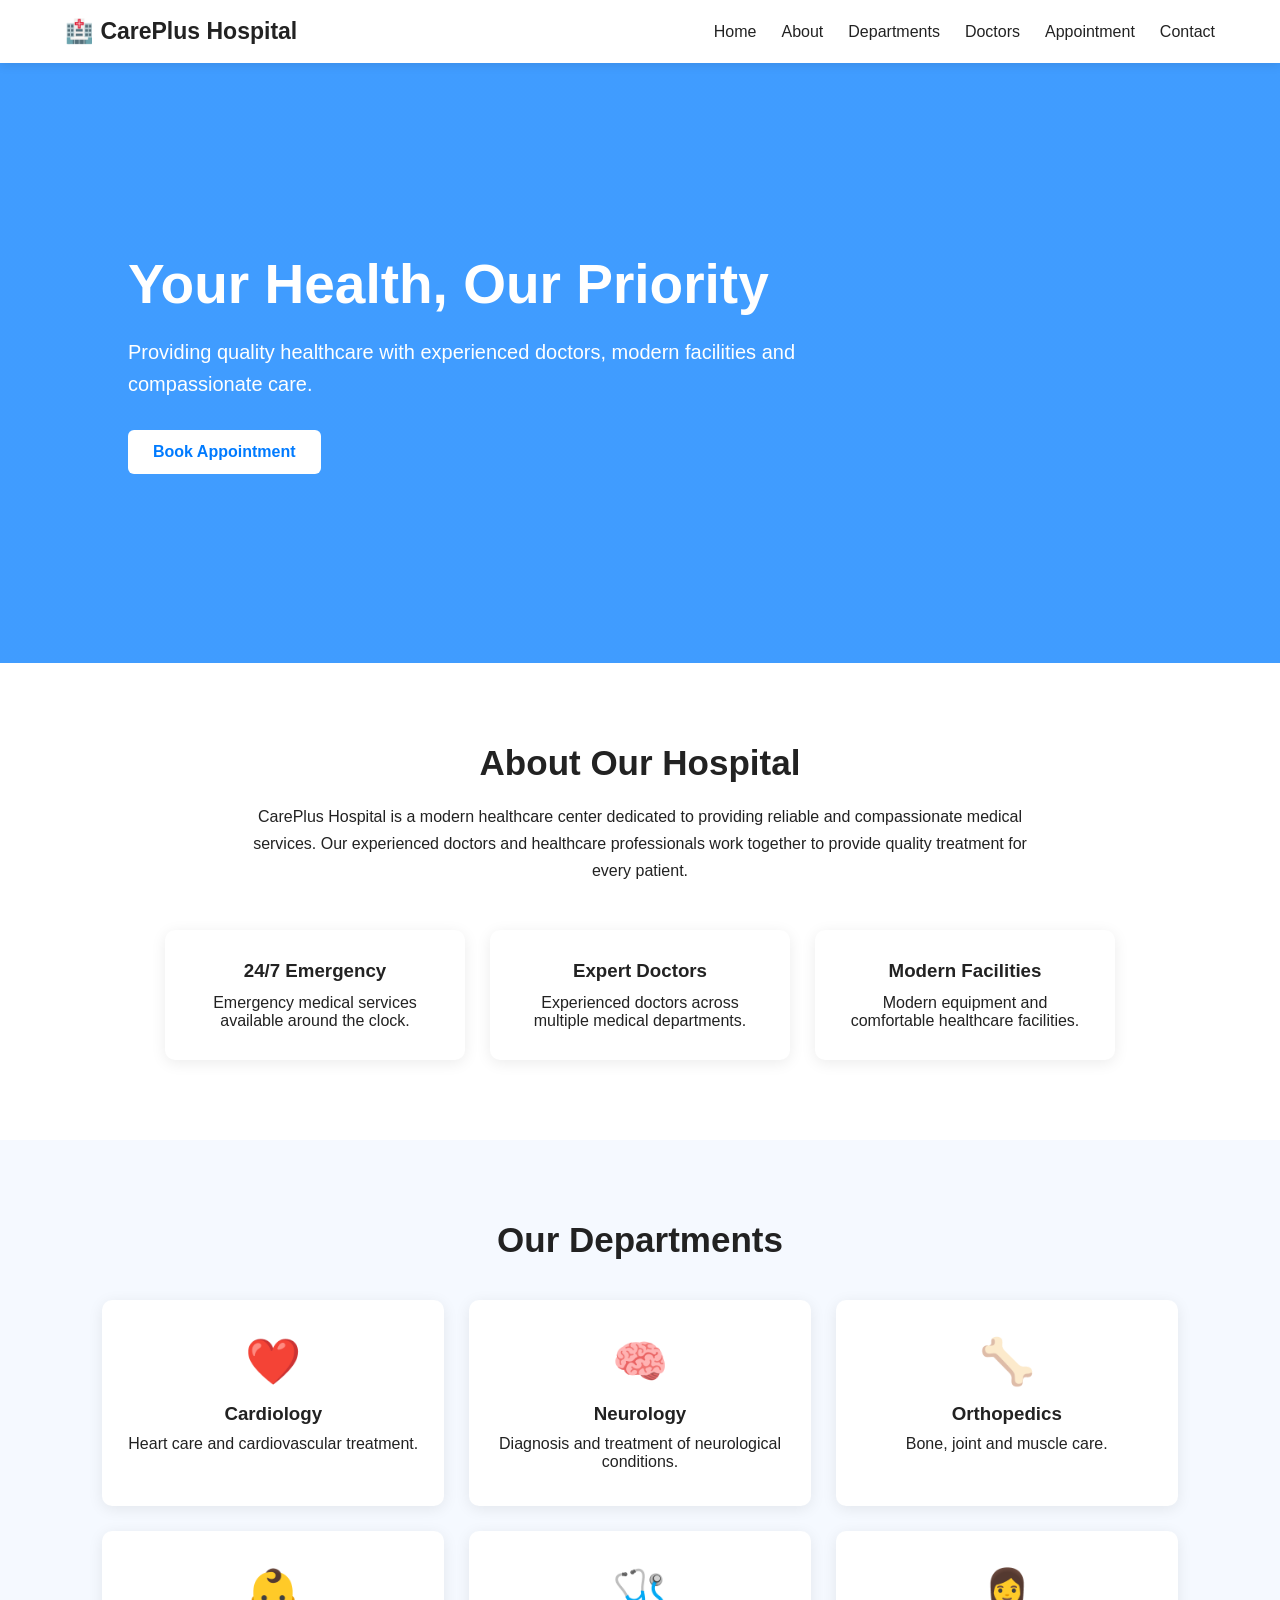
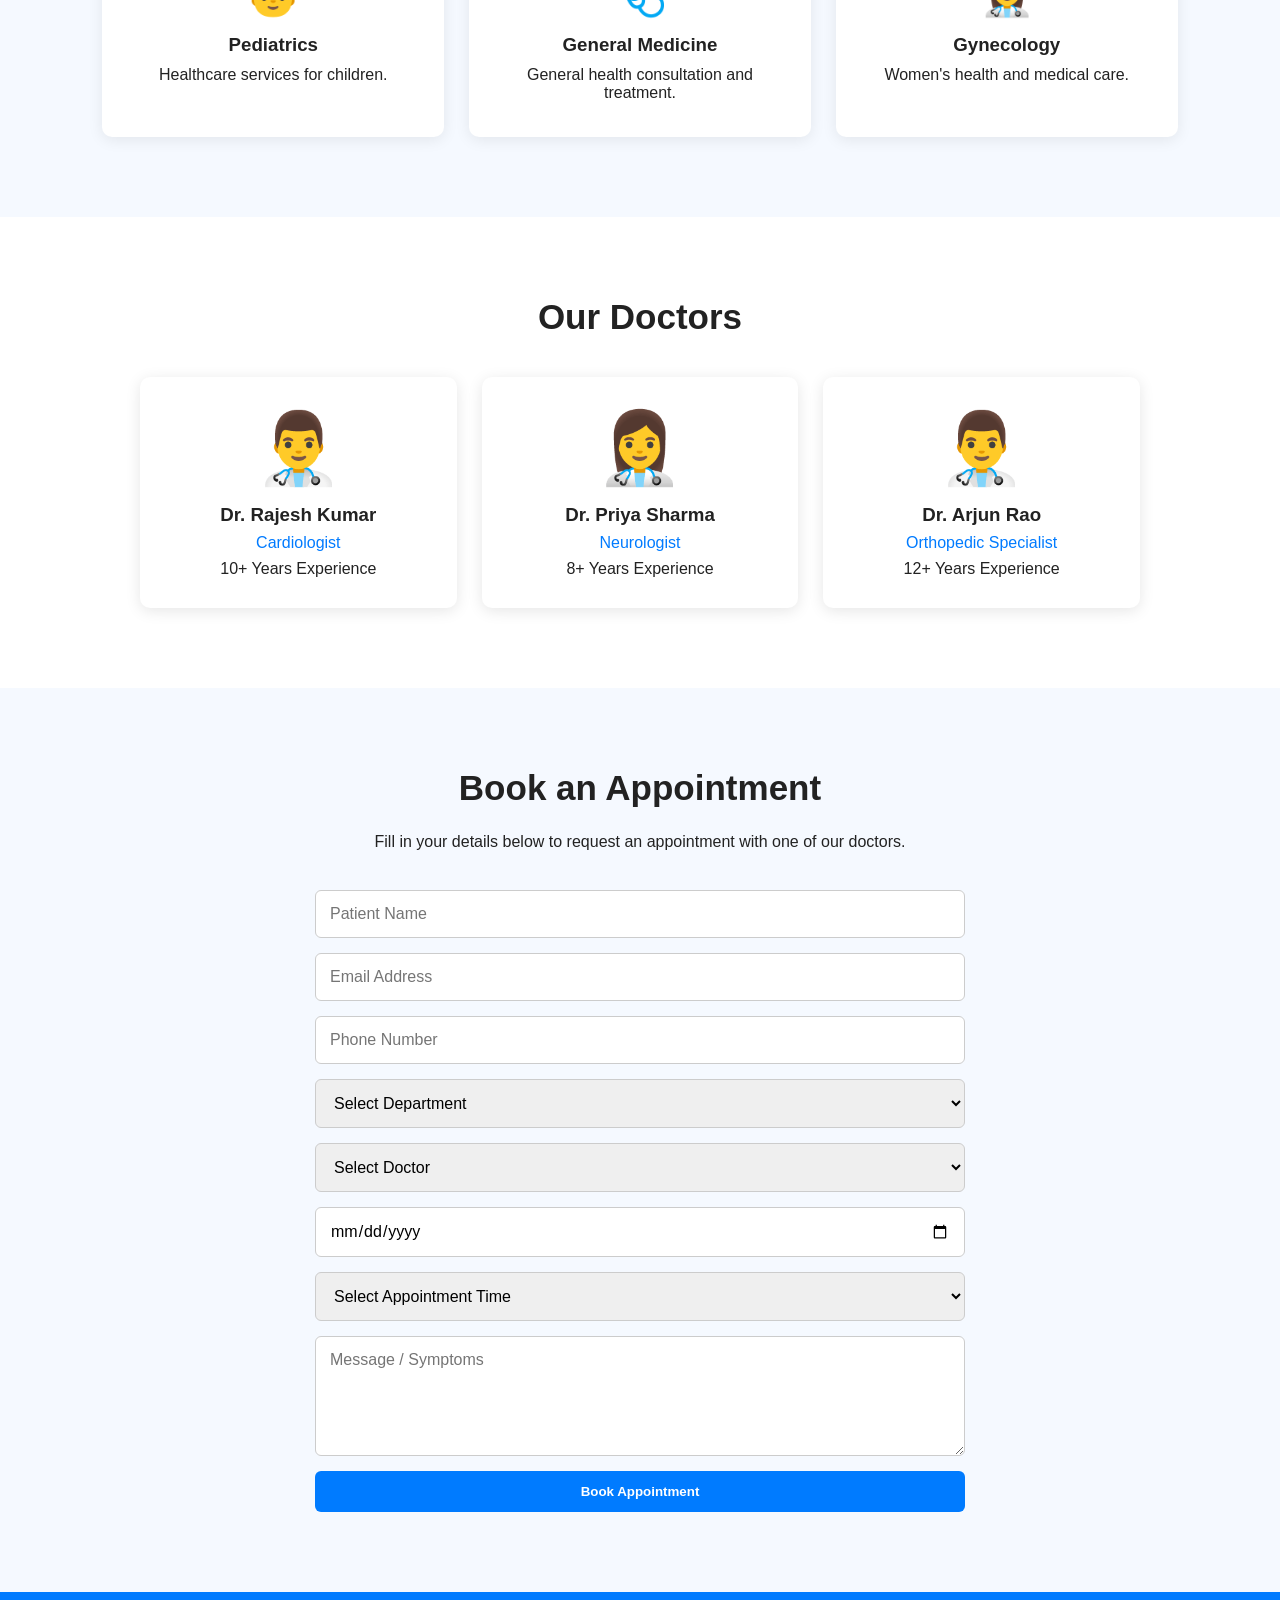
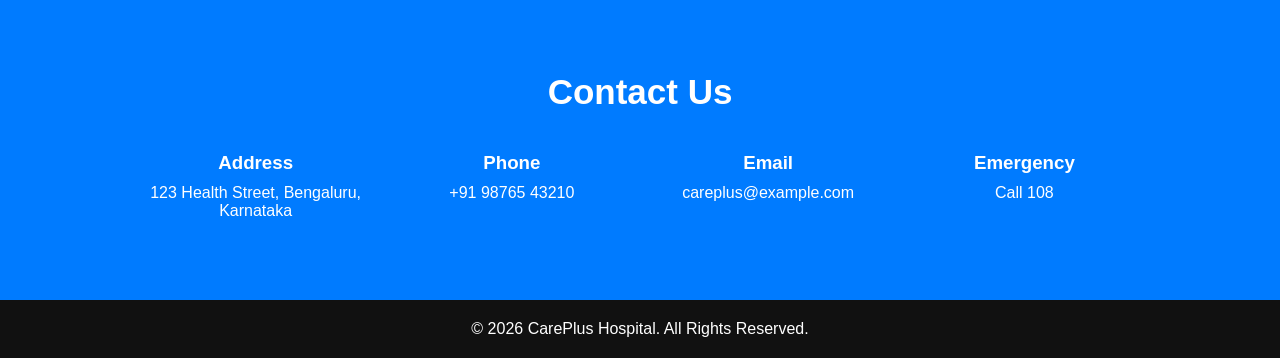
<file: index.html>
<!DOCTYPE html>
<html lang="en">
<head>
    <meta charset="UTF-8">
    <meta name="description"
content="CarePlus Hospital Bengaluru - Quality healthcare, experienced doctors and online appointment booking.">

    <title>CarePlus Hospital Bengaluru</title>

    <link rel="stylesheet" href="style.css">
</head>

<body>

    <!-- Navbar -->
    <header>
        <nav class="navbar">

            <div class="logo">
                🏥 CarePlus Hospital
            </div>

            <ul class="nav-links">
                <li><a href="#home">Home</a></li>
                <li><a href="#about">About</a></li>
                <li><a href="#departments">Departments</a></li>
                <li><a href="#doctors">Doctors</a></li>
                <li><a href="#appointment">Appointment</a></li>
                <li><a href="#contact">Contact</a></li>
            </ul>

            <button class="menu-btn" onclick="toggleMenu()">☰</button>

        </nav>
    </header>


    <!-- Home -->
    <section id="home" class="hero">

        <div class="hero-content">

            <h1>Your Health, Our Priority</h1>

            <p>
                Providing quality healthcare with experienced doctors,
                modern facilities and compassionate care.
            </p>

            <a href="#appointment" class="btn">
                Book Appointment
            </a>

        </div>

    </section>


    <!-- About -->
    <section id="about" class="section">

        <h2>About Our Hospital</h2>

        <p class="section-text">
            CarePlus Hospital is a modern healthcare center dedicated
            to providing reliable and compassionate medical services.
            Our experienced doctors and healthcare professionals work
            together to provide quality treatment for every patient.
        </p>

        <div class="features">

            <div class="feature-card">
                <h3>24/7 Emergency</h3>
                <p>Emergency medical services available around the clock.</p>
            </div>

            <div class="feature-card">
                <h3>Expert Doctors</h3>
                <p>Experienced doctors across multiple medical departments.</p>
            </div>

            <div class="feature-card">
                <h3>Modern Facilities</h3>
                <p>Modern equipment and comfortable healthcare facilities.</p>
            </div>

        </div>

    </section>


    <!-- Departments -->
    <section id="departments" class="section light">

        <h2>Our Departments</h2>

        <div class="cards">

            <div class="card">
                <div class="icon">❤️</div>
                <h3>Cardiology</h3>
                <p>Heart care and cardiovascular treatment.</p>
            </div>

            <div class="card">
                <div class="icon">🧠</div>
                <h3>Neurology</h3>
                <p>Diagnosis and treatment of neurological conditions.</p>
            </div>

            <div class="card">
                <div class="icon">🦴</div>
                <h3>Orthopedics</h3>
                <p>Bone, joint and muscle care.</p>
            </div>

            <div class="card">
                <div class="icon">👶</div>
                <h3>Pediatrics</h3>
                <p>Healthcare services for children.</p>
            </div>

            <div class="card">
                <div class="icon">🩺</div>
                <h3>General Medicine</h3>
                <p>General health consultation and treatment.</p>
            </div>

            <div class="card">
                <div class="icon">👩‍⚕️</div>
                <h3>Gynecology</h3>
                <p>Women's health and medical care.</p>
            </div>

        </div>

    </section>


    <!-- Doctors -->
    <section id="doctors" class="section">

        <h2>Our Doctors</h2>

        <div class="doctor-container">

            <div class="doctor-card">
                <div class="doctor-image">👨‍⚕️</div>
                <h3>Dr. Rajesh Kumar</h3>
                <p>Cardiologist</p>
                <span>10+ Years Experience</span>
            </div>

            <div class="doctor-card">
                <div class="doctor-image">👩‍⚕️</div>
                <h3>Dr. Priya Sharma</h3>
                <p>Neurologist</p>
                <span>8+ Years Experience</span>
            </div>

            <div class="doctor-card">
                <div class="doctor-image">👨‍⚕️</div>
                <h3>Dr. Arjun Rao</h3>
                <p>Orthopedic Specialist</p>
                <span>12+ Years Experience</span>
            </div>

        </div>

    </section>


    <!-- Appointment -->
    <section id="appointment" class="section light">

        <h2>Book an Appointment</h2>

        <p class="section-text">
            Fill in your details below to request an appointment
            with one of our doctors.
        </p>

        <form id="appointmentForm">

            <input
                type="text"
                id="name"
                placeholder="Patient Name"
                required
            >

            <input
                type="email"
                id="email"
                placeholder="Email Address"
                required
            >

            <input
                type="tel"
                id="phone"
                placeholder="Phone Number"
                pattern="[0-9]{10}"
                maxlength="10"
                required
            >

            <select id="department" required>

                <option value="">
                    Select Department
                </option>

                <option value="Cardiology">Cardiology</option>
                <option value="Neurology">Neurology</option>
                <option value="Orthopedics">Orthopedics</option>
                <option value="Pediatrics">Pediatrics</option>
                <option value="General Medicine">General Medicine</option>
                <option value="Gynecology">Gynecology</option>

            </select>


            <select id="doctor" required>

                <option value="">
                    Select Doctor
                </option>

                <option value="Dr. Rajesh Kumar">
                    Dr. Rajesh Kumar - Cardiologist
                </option>

                <option value="Dr. Priya Sharma">
                    Dr. Priya Sharma - Neurologist
                </option>

                <option value="Dr. Arjun Rao">
                    Dr. Arjun Rao - Orthopedic Specialist
                </option>

            </select>


            <input
                type="date"
                id="date"
                required
            >


            <select id="time" required>

                <option value="">
                    Select Appointment Time
                </option>

                <option value="09:00 AM">09:00 AM</option>
                <option value="10:00 AM">10:00 AM</option>
                <option value="11:00 AM">11:00 AM</option>
                <option value="12:00 PM">12:00 PM</option>
                <option value="02:00 PM">02:00 PM</option>
                <option value="03:00 PM">03:00 PM</option>
                <option value="04:00 PM">04:00 PM</option>
                <option value="05:00 PM">05:00 PM</option>

            </select>


            <textarea
                id="message"
                placeholder="Message / Symptoms"
                rows="5"
            ></textarea>


            <button type="submit" class="btn">
                Book Appointment
            </button>

        </form>


        <!-- Confirmation -->
        <div id="confirmation" class="confirmation">

            <h3>✅ Appointment Request Submitted</h3>

            <p id="confirmationText"></p>

            <button onclick="closeConfirmation()" class="close-btn">
                Close
            </button>

        </div>

    </section>


    <!-- Contact -->
    <section id="contact" class="section contact">

        <h2>Contact Us</h2>

        <div class="contact-container">

            <div>
                <h3>Address</h3>
                <p>123 Health Street, Bengaluru, Karnataka</p>
            </div>

            <div>
                <h3>Phone</h3>
                <p>+91 98765 43210</p>
            </div>

            <div>
                <h3>Email</h3>
                <p>careplus@example.com</p>
            </div>

            <div>
                <h3>Emergency</h3>
                <p>Call 108</p>
            </div>

        </div>

    </section>


    <!-- Footer -->
    <footer>

        <p>
            © 2026 CarePlus Hospital. All Rights Reserved.
        </p>

    </footer>


    <script src="script.js"></script>

</body>
</html>
</file>
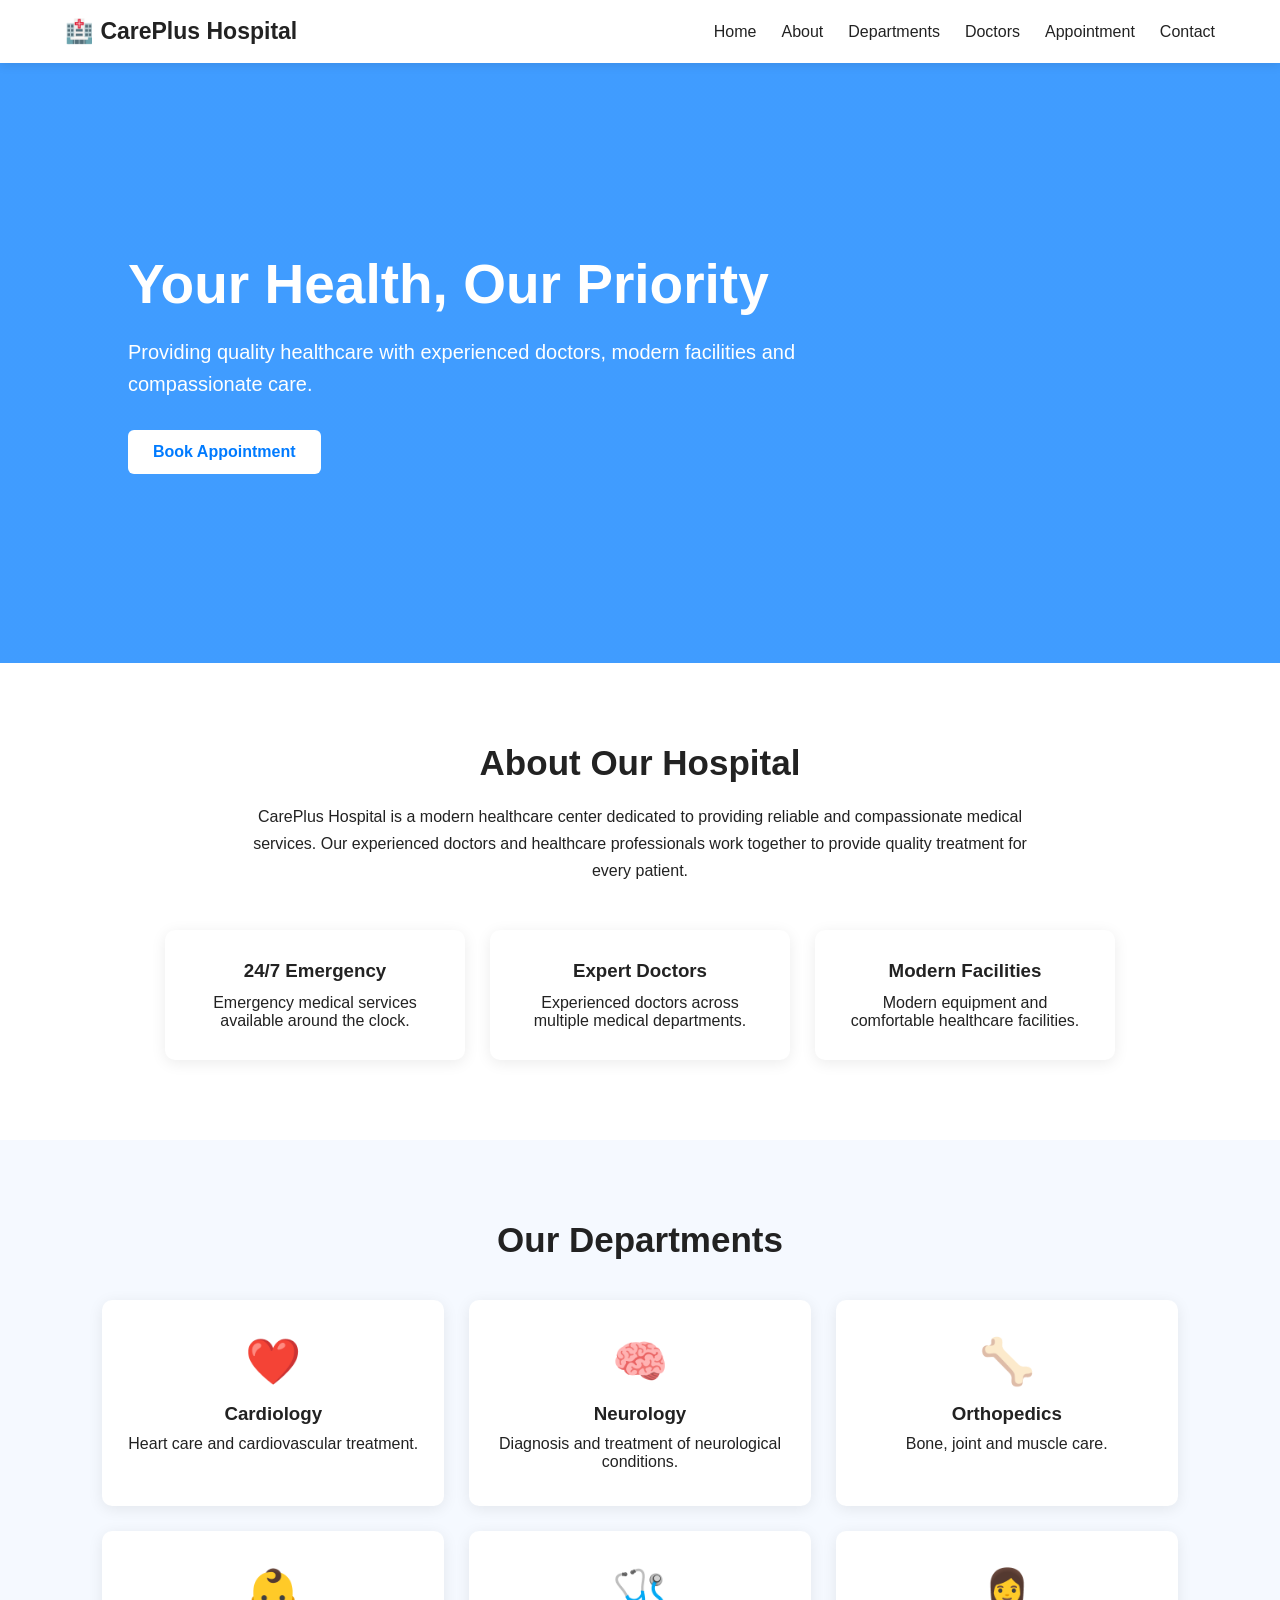
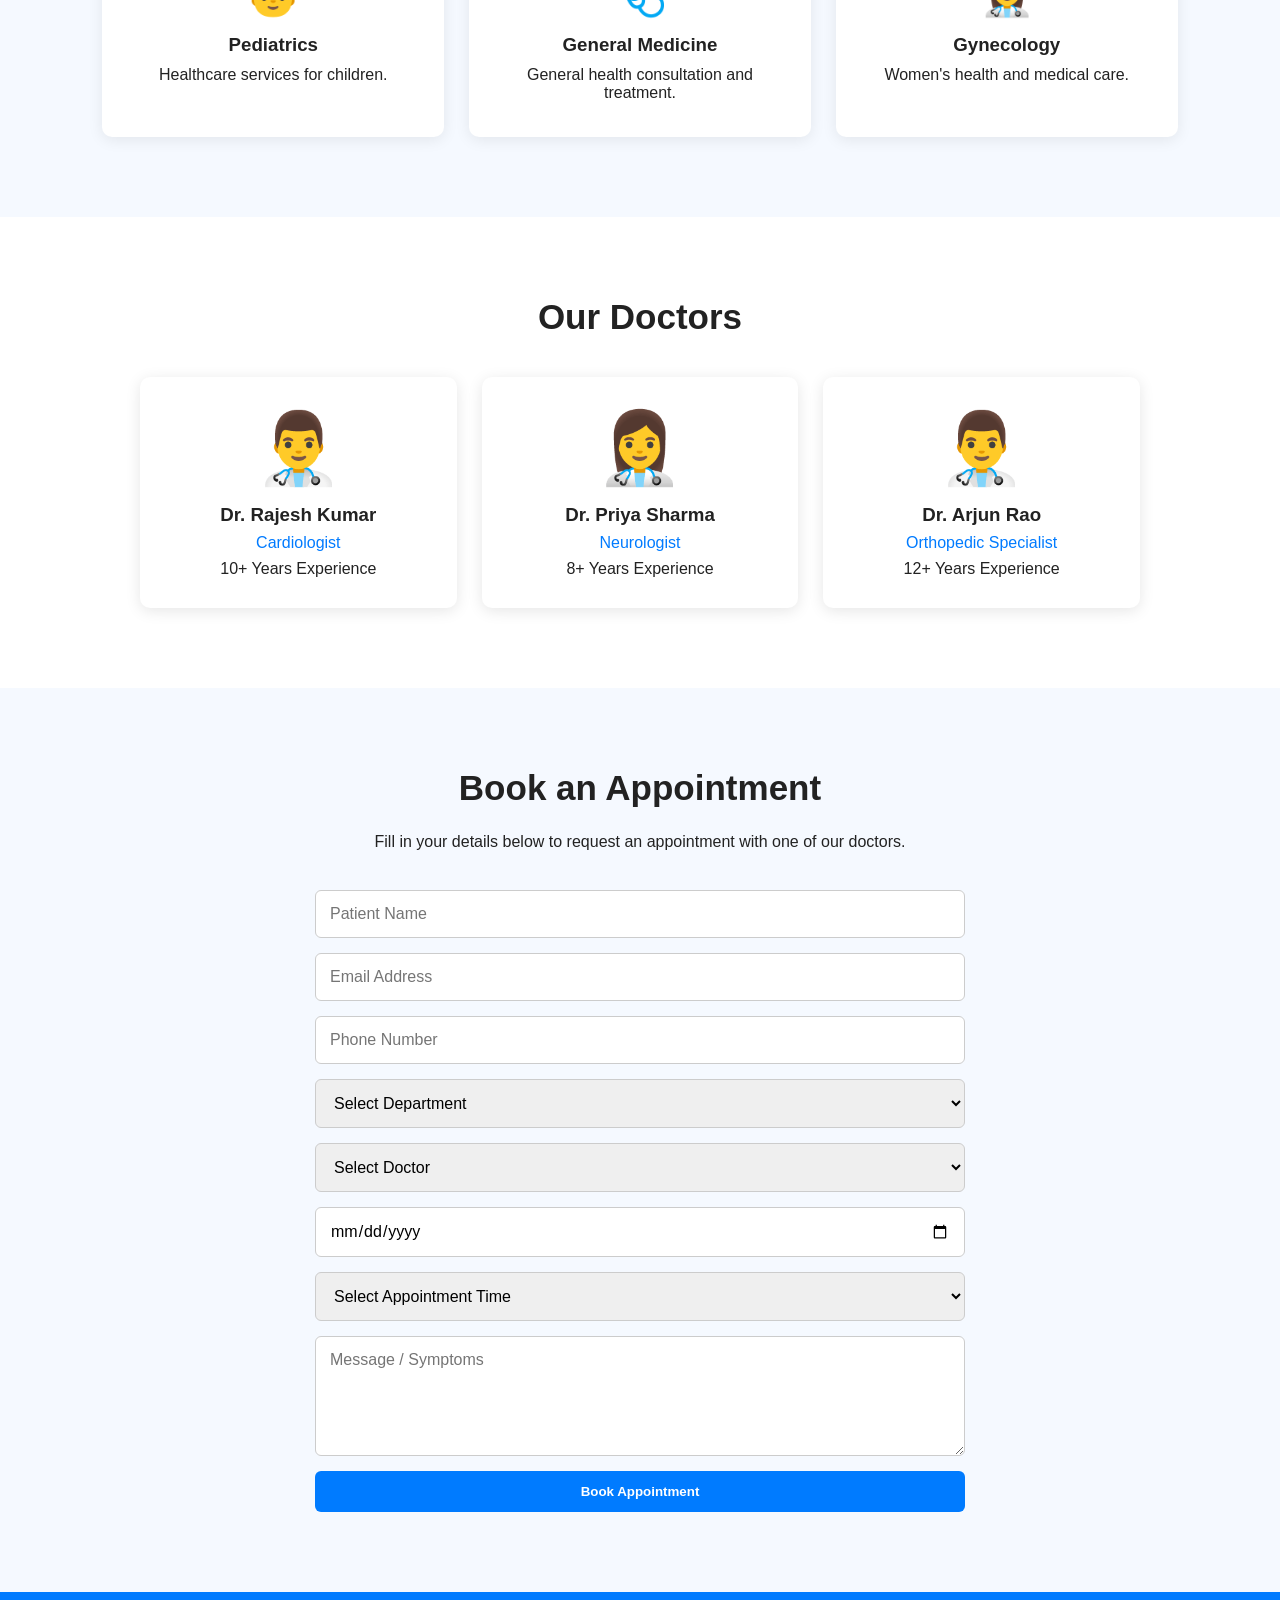
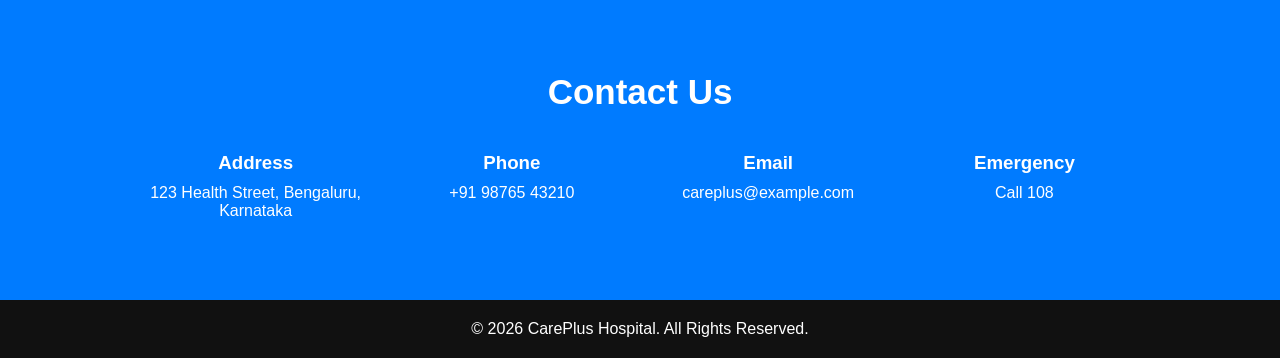
<file: HospitalWebsite-main/HospitalWebsite-main/index.html>
<!DOCTYPE html>
<html lang="en">
<head>
    <meta charset="UTF-8">
    <meta name="viewport" content="width=device-width, initial-scale=1.0">

    <title>CarePlus Hospital</title>

    <link rel="stylesheet" href="style.css">
</head>

<body>

    <!-- Navbar -->
    <header>
        <nav class="navbar">

            <div class="logo">
                🏥 CarePlus Hospital
            </div>

            <ul class="nav-links">
                <li><a href="#home">Home</a></li>
                <li><a href="#about">About</a></li>
                <li><a href="#departments">Departments</a></li>
                <li><a href="#doctors">Doctors</a></li>
                <li><a href="#appointment">Appointment</a></li>
                <li><a href="#contact">Contact</a></li>
            </ul>

            <button class="menu-btn" onclick="toggleMenu()">☰</button>

        </nav>
    </header>


    <!-- Home -->
    <section id="home" class="hero">

        <div class="hero-content">

            <h1>Your Health, Our Priority</h1>

            <p>
                Providing quality healthcare with experienced doctors,
                modern facilities and compassionate care.
            </p>

            <a href="#appointment" class="btn">
                Book Appointment
            </a>

        </div>

    </section>


    <!-- About -->
    <section id="about" class="section">

        <h2>About Our Hospital</h2>

        <p class="section-text">
            CarePlus Hospital is a modern healthcare center dedicated
            to providing reliable and compassionate medical services.
            Our experienced doctors and healthcare professionals work
            together to provide quality treatment for every patient.
        </p>

        <div class="features">

            <div class="feature-card">
                <h3>24/7 Emergency</h3>
                <p>Emergency medical services available around the clock.</p>
            </div>

            <div class="feature-card">
                <h3>Expert Doctors</h3>
                <p>Experienced doctors across multiple medical departments.</p>
            </div>

            <div class="feature-card">
                <h3>Modern Facilities</h3>
                <p>Modern equipment and comfortable healthcare facilities.</p>
            </div>

        </div>

    </section>


    <!-- Departments -->
    <section id="departments" class="section light">

        <h2>Our Departments</h2>

        <div class="cards">

            <div class="card">
                <div class="icon">❤️</div>
                <h3>Cardiology</h3>
                <p>Heart care and cardiovascular treatment.</p>
            </div>

            <div class="card">
                <div class="icon">🧠</div>
                <h3>Neurology</h3>
                <p>Diagnosis and treatment of neurological conditions.</p>
            </div>

            <div class="card">
                <div class="icon">🦴</div>
                <h3>Orthopedics</h3>
                <p>Bone, joint and muscle care.</p>
            </div>

            <div class="card">
                <div class="icon">👶</div>
                <h3>Pediatrics</h3>
                <p>Healthcare services for children.</p>
            </div>

            <div class="card">
                <div class="icon">🩺</div>
                <h3>General Medicine</h3>
                <p>General health consultation and treatment.</p>
            </div>

            <div class="card">
                <div class="icon">👩‍⚕️</div>
                <h3>Gynecology</h3>
                <p>Women's health and medical care.</p>
            </div>

        </div>

    </section>


    <!-- Doctors -->
    <section id="doctors" class="section">

        <h2>Our Doctors</h2>

        <div class="doctor-container">

            <div class="doctor-card">
                <div class="doctor-image">👨‍⚕️</div>
                <h3>Dr. Rajesh Kumar</h3>
                <p>Cardiologist</p>
                <span>10+ Years Experience</span>
            </div>

            <div class="doctor-card">
                <div class="doctor-image">👩‍⚕️</div>
                <h3>Dr. Priya Sharma</h3>
                <p>Neurologist</p>
                <span>8+ Years Experience</span>
            </div>

            <div class="doctor-card">
                <div class="doctor-image">👨‍⚕️</div>
                <h3>Dr. Arjun Rao</h3>
                <p>Orthopedic Specialist</p>
                <span>12+ Years Experience</span>
            </div>

        </div>

    </section>


    <!-- Appointment -->
    <section id="appointment" class="section light">

        <h2>Book an Appointment</h2>

        <p class="section-text">
            Fill in your details below to request an appointment
            with one of our doctors.
        </p>

        <form id="appointmentForm">

            <input
                type="text"
                id="name"
                placeholder="Patient Name"
                required
            >

            <input
                type="email"
                id="email"
                placeholder="Email Address"
                required
            >

            <input
                type="tel"
                id="phone"
                placeholder="Phone Number"
                pattern="[0-9]{10}"
                maxlength="10"
                required
            >

            <select id="department" required>

                <option value="">
                    Select Department
                </option>

                <option value="Cardiology">Cardiology</option>
                <option value="Neurology">Neurology</option>
                <option value="Orthopedics">Orthopedics</option>
                <option value="Pediatrics">Pediatrics</option>
                <option value="General Medicine">General Medicine</option>
                <option value="Gynecology">Gynecology</option>

            </select>


            <select id="doctor" required>

                <option value="">
                    Select Doctor
                </option>

                <option value="Dr. Rajesh Kumar">
                    Dr. Rajesh Kumar - Cardiologist
                </option>

                <option value="Dr. Priya Sharma">
                    Dr. Priya Sharma - Neurologist
                </option>

                <option value="Dr. Arjun Rao">
                    Dr. Arjun Rao - Orthopedic Specialist
                </option>

            </select>


            <input
                type="date"
                id="date"
                required
            >


            <select id="time" required>

                <option value="">
                    Select Appointment Time
                </option>

                <option value="09:00 AM">09:00 AM</option>
                <option value="10:00 AM">10:00 AM</option>
                <option value="11:00 AM">11:00 AM</option>
                <option value="12:00 PM">12:00 PM</option>
                <option value="02:00 PM">02:00 PM</option>
                <option value="03:00 PM">03:00 PM</option>
                <option value="04:00 PM">04:00 PM</option>
                <option value="05:00 PM">05:00 PM</option>

            </select>


            <textarea
                id="message"
                placeholder="Message / Symptoms"
                rows="5"
            ></textarea>


            <button type="submit" class="btn">
                Book Appointment
            </button>

        </form>


        <!-- Confirmation -->
        <div id="confirmation" class="confirmation">

            <h3>✅ Appointment Request Submitted</h3>

            <p id="confirmationText"></p>

            <button onclick="closeConfirmation()" class="close-btn">
                Close
            </button>

        </div>

    </section>


    <!-- Contact -->
    <section id="contact" class="section contact">

        <h2>Contact Us</h2>

        <div class="contact-container">

            <div>
                <h3>Address</h3>
                <p>123 Health Street, Bengaluru, Karnataka</p>
            </div>

            <div>
                <h3>Phone</h3>
                <p>+91 98765 43210</p>
            </div>

            <div>
                <h3>Email</h3>
                <p>careplus@example.com</p>
            </div>

            <div>
                <h3>Emergency</h3>
                <p>Call 108</p>
            </div>

        </div>

    </section>


    <!-- Footer -->
    <footer>

        <p>
            © 2026 CarePlus Hospital. All Rights Reserved.
        </p>

    </footer>


    <script src="script.js"></script>

</body>
</html>
</file>
<file: style.css>
* {
    margin: 0;
    padding: 0;
    box-sizing: border-box;
}

html {
    scroll-behavior: smooth;
}

body {
    font-family: Arial, sans-serif;
    color: #222;
}


/* Navbar */

header {
    background: white;
    box-shadow: 0 2px 10px rgba(0, 0, 0, 0.1);
    position: sticky;
    top: 0;
    z-index: 1000;
}

.navbar {
    max-width: 1200px;
    margin: auto;
    padding: 18px 25px;

    display: flex;
    justify-content: space-between;
    align-items: center;
}

.logo {
    font-size: 23px;
    font-weight: bold;
}

.nav-links {
    display: flex;
    list-style: none;
    gap: 25px;
}

.nav-links a {
    text-decoration: none;
    color: #222;
    font-weight: 500;
}

.nav-links a:hover {
    color: #007bff;
}

.menu-btn {
    display: none;
    border: none;
    background: none;
    font-size: 25px;
    cursor: pointer;
}


/* Hero */

.hero {
    min-height: 600px;

    display: flex;
    align-items: center;

    background:
        linear-gradient(
            rgba(0, 123, 255, 0.75),
            rgba(0, 123, 255, 0.75)
        ),
        url("https://images.unsplash.com/photo-1586773860418-d37222d8fce3")
        center/cover;
}

.hero-content {
    max-width: 700px;
    margin-left: 10%;
    color: white;
}

.hero h1 {
    font-size: 55px;
    margin-bottom: 20px;
}

.hero p {
    font-size: 20px;
    line-height: 1.6;
    margin-bottom: 30px;
}


/* Buttons */

.btn {
    display: inline-block;

    background: white;
    color: #007bff;

    border: none;
    padding: 13px 25px;

    border-radius: 6px;

    text-decoration: none;
    font-weight: bold;

    cursor: pointer;
    transition: 0.3s;
}

.btn:hover {
    transform: translateY(-2px);
    opacity: 0.9;
}


/* Sections */

.section {
    padding: 80px 8%;
    text-align: center;
}

.section h2 {
    font-size: 35px;
    margin-bottom: 20px;
}

.light {
    background: #f5f9ff;
}

.section-text {
    max-width: 800px;
    margin: auto;
    line-height: 1.7;
}


/* Features */

.features {
    display: flex;
    justify-content: center;
    gap: 25px;
    margin-top: 45px;
}

.feature-card {
    max-width: 300px;
    padding: 30px;
    background: white;
    border-radius: 10px;

    box-shadow: 0 3px 15px rgba(0, 0, 0, 0.08);
}

.feature-card h3 {
    margin-bottom: 12px;
}


/* Departments */

.cards {
    max-width: 1100px;
    margin: 40px auto 0;

    display: grid;
    grid-template-columns: repeat(3, 1fr);
    gap: 25px;
}

.card {
    background: white;
    padding: 35px 20px;
    border-radius: 10px;

    box-shadow: 0 3px 15px rgba(0, 0, 0, 0.08);

    transition: 0.3s;
}

.card:hover {
    transform: translateY(-5px);
}

.icon {
    font-size: 45px;
    margin-bottom: 15px;
}

.card h3 {
    margin-bottom: 10px;
}


/* Doctors */

.doctor-container {
    max-width: 1000px;
    margin: 40px auto 0;

    display: grid;
    grid-template-columns: repeat(3, 1fr);
    gap: 25px;
}

.doctor-card {
    padding: 30px;

    border-radius: 10px;

    box-shadow: 0 3px 15px rgba(0, 0, 0, 0.1);

    background: white;
}

.doctor-image {
    font-size: 70px;
    margin-bottom: 15px;
}

.doctor-card h3 {
    margin-bottom: 8px;
}

.doctor-card p {
    color: #007bff;
    margin-bottom: 8px;
}


/* Appointment */

form {
    max-width: 650px;
    margin: 35px auto 0;

    display: flex;
    flex-direction: column;
    gap: 15px;
}

input,
select,
textarea {
    width: 100%;
    padding: 14px;

    border: 1px solid #ccc;
    border-radius: 6px;

    font-size: 16px;
    font-family: Arial, sans-serif;
}

input:focus,
select:focus,
textarea:focus {
    outline: none;
    border-color: #007bff;
}

textarea {
    resize: vertical;
}

form .btn {
    background: #007bff;
    color: white;
}


/* Confirmation */

.confirmation {
    display: none;

    max-width: 650px;
    margin: 30px auto 0;

    padding: 25px;

    background: #e9f8ee;
    border: 1px solid #8bd19c;

    border-radius: 10px;
}

.confirmation h3 {
    color: #198754;
    margin-bottom: 15px;
}

.confirmation p {
    line-height: 1.8;
}

.close-btn {
    margin-top: 15px;

    padding: 10px 20px;

    border: none;
    border-radius: 6px;

    background: #198754;
    color: white;

    cursor: pointer;
}


/* Contact */

.contact {
    background: #007bff;
    color: white;
}

.contact-container {
    max-width: 1000px;
    margin: 40px auto 0;

    display: grid;
    grid-template-columns: repeat(4, 1fr);
    gap: 25px;
}

.contact-container h3 {
    margin-bottom: 10px;
}


/* Footer */

footer {
    background: #111;
    color: white;
    text-align: center;
    padding: 20px;
}


/* Mobile */

@media (max-width: 768px) {

    .nav-links {
        display: none;

        position: absolute;
        top: 65px;
        left: 0;

        width: 100%;

        background: white;

        flex-direction: column;

        padding: 20px;

        text-align: center;
    }

    .nav-links.show {
        display: flex;
    }

    .menu-btn {
        display: block;
    }

    .hero {
        min-height: 500px;
    }

    .hero-content {
        margin: 0 25px;
    }

    .hero h1 {
        font-size: 38px;
    }

    .features {
        flex-direction: column;
        align-items: center;
    }

    .cards {
        grid-template-columns: 1fr;
    }

    .doctor-container {
        grid-template-columns: 1fr;
    }

    .contact-container {
        grid-template-columns: 1fr;
    }

    .section {
        padding: 60px 20px;
    }
}
</file>
<file: HospitalWebsite-main/HospitalWebsite-main/style.css>
* {
    margin: 0;
    padding: 0;
    box-sizing: border-box;
}

html {
    scroll-behavior: smooth;
}

body {
    font-family: Arial, sans-serif;
    color: #222;
}


/* Navbar */

header {
    background: white;
    box-shadow: 0 2px 10px rgba(0, 0, 0, 0.1);
    position: sticky;
    top: 0;
    z-index: 1000;
}

.navbar {
    max-width: 1200px;
    margin: auto;
    padding: 18px 25px;

    display: flex;
    justify-content: space-between;
    align-items: center;
}

.logo {
    font-size: 23px;
    font-weight: bold;
}

.nav-links {
    display: flex;
    list-style: none;
    gap: 25px;
}

.nav-links a {
    text-decoration: none;
    color: #222;
    font-weight: 500;
}

.nav-links a:hover {
    color: #007bff;
}

.menu-btn {
    display: none;
    border: none;
    background: none;
    font-size: 25px;
    cursor: pointer;
}


/* Hero */

.hero {
    min-height: 600px;

    display: flex;
    align-items: center;

    background:
        linear-gradient(
            rgba(0, 123, 255, 0.75),
            rgba(0, 123, 255, 0.75)
        ),
        url("https://images.unsplash.com/photo-1586773860418-d37222d8fce3")
        center/cover;
}

.hero-content {
    max-width: 700px;
    margin-left: 10%;
    color: white;
}

.hero h1 {
    font-size: 55px;
    margin-bottom: 20px;
}

.hero p {
    font-size: 20px;
    line-height: 1.6;
    margin-bottom: 30px;
}


/* Buttons */

.btn {
    display: inline-block;

    background: white;
    color: #007bff;

    border: none;
    padding: 13px 25px;

    border-radius: 6px;

    text-decoration: none;
    font-weight: bold;

    cursor: pointer;
    transition: 0.3s;
}

.btn:hover {
    transform: translateY(-2px);
    opacity: 0.9;
}


/* Sections */

.section {
    padding: 80px 8%;
    text-align: center;
}

.section h2 {
    font-size: 35px;
    margin-bottom: 20px;
}

.light {
    background: #f5f9ff;
}

.section-text {
    max-width: 800px;
    margin: auto;
    line-height: 1.7;
}


/* Features */

.features {
    display: flex;
    justify-content: center;
    gap: 25px;
    margin-top: 45px;
}

.feature-card {
    max-width: 300px;
    padding: 30px;
    background: white;
    border-radius: 10px;

    box-shadow: 0 3px 15px rgba(0, 0, 0, 0.08);
}

.feature-card h3 {
    margin-bottom: 12px;
}


/* Departments */

.cards {
    max-width: 1100px;
    margin: 40px auto 0;

    display: grid;
    grid-template-columns: repeat(3, 1fr);
    gap: 25px;
}

.card {
    background: white;
    padding: 35px 20px;
    border-radius: 10px;

    box-shadow: 0 3px 15px rgba(0, 0, 0, 0.08);

    transition: 0.3s;
}

.card:hover {
    transform: translateY(-5px);
}

.icon {
    font-size: 45px;
    margin-bottom: 15px;
}

.card h3 {
    margin-bottom: 10px;
}


/* Doctors */

.doctor-container {
    max-width: 1000px;
    margin: 40px auto 0;

    display: grid;
    grid-template-columns: repeat(3, 1fr);
    gap: 25px;
}

.doctor-card {
    padding: 30px;

    border-radius: 10px;

    box-shadow: 0 3px 15px rgba(0, 0, 0, 0.1);

    background: white;
}

.doctor-image {
    font-size: 70px;
    margin-bottom: 15px;
}

.doctor-card h3 {
    margin-bottom: 8px;
}

.doctor-card p {
    color: #007bff;
    margin-bottom: 8px;
}


/* Appointment */

form {
    max-width: 650px;
    margin: 35px auto 0;

    display: flex;
    flex-direction: column;
    gap: 15px;
}

input,
select,
textarea {
    width: 100%;
    padding: 14px;

    border: 1px solid #ccc;
    border-radius: 6px;

    font-size: 16px;
    font-family: Arial, sans-serif;
}

input:focus,
select:focus,
textarea:focus {
    outline: none;
    border-color: #007bff;
}

textarea {
    resize: vertical;
}

form .btn {
    background: #007bff;
    color: white;
}


/* Confirmation */

.confirmation {
    display: none;

    max-width: 650px;
    margin: 30px auto 0;

    padding: 25px;

    background: #e9f8ee;
    border: 1px solid #8bd19c;

    border-radius: 10px;
}

.confirmation h3 {
    color: #198754;
    margin-bottom: 15px;
}

.confirmation p {
    line-height: 1.8;
}

.close-btn {
    margin-top: 15px;

    padding: 10px 20px;

    border: none;
    border-radius: 6px;

    background: #198754;
    color: white;

    cursor: pointer;
}


/* Contact */

.contact {
    background: #007bff;
    color: white;
}

.contact-container {
    max-width: 1000px;
    margin: 40px auto 0;

    display: grid;
    grid-template-columns: repeat(4, 1fr);
    gap: 25px;
}

.contact-container h3 {
    margin-bottom: 10px;
}


/* Footer */

footer {
    background: #111;
    color: white;
    text-align: center;
    padding: 20px;
}


/* Mobile */

@media (max-width: 768px) {

    .nav-links {
        display: none;

        position: absolute;
        top: 65px;
        left: 0;

        width: 100%;

        background: white;

        flex-direction: column;

        padding: 20px;

        text-align: center;
    }

    .nav-links.show {
        display: flex;
    }

    .menu-btn {
        display: block;
    }

    .hero {
        min-height: 500px;
    }

    .hero-content {
        margin: 0 25px;
    }

    .hero h1 {
        font-size: 38px;
    }

    .features {
        flex-direction: column;
        align-items: center;
    }

    .cards {
        grid-template-columns: 1fr;
    }

    .doctor-container {
        grid-template-columns: 1fr;
    }

    .contact-container {
        grid-template-columns: 1fr;
    }

    .section {
        padding: 60px 20px;
    }
}
</file>
